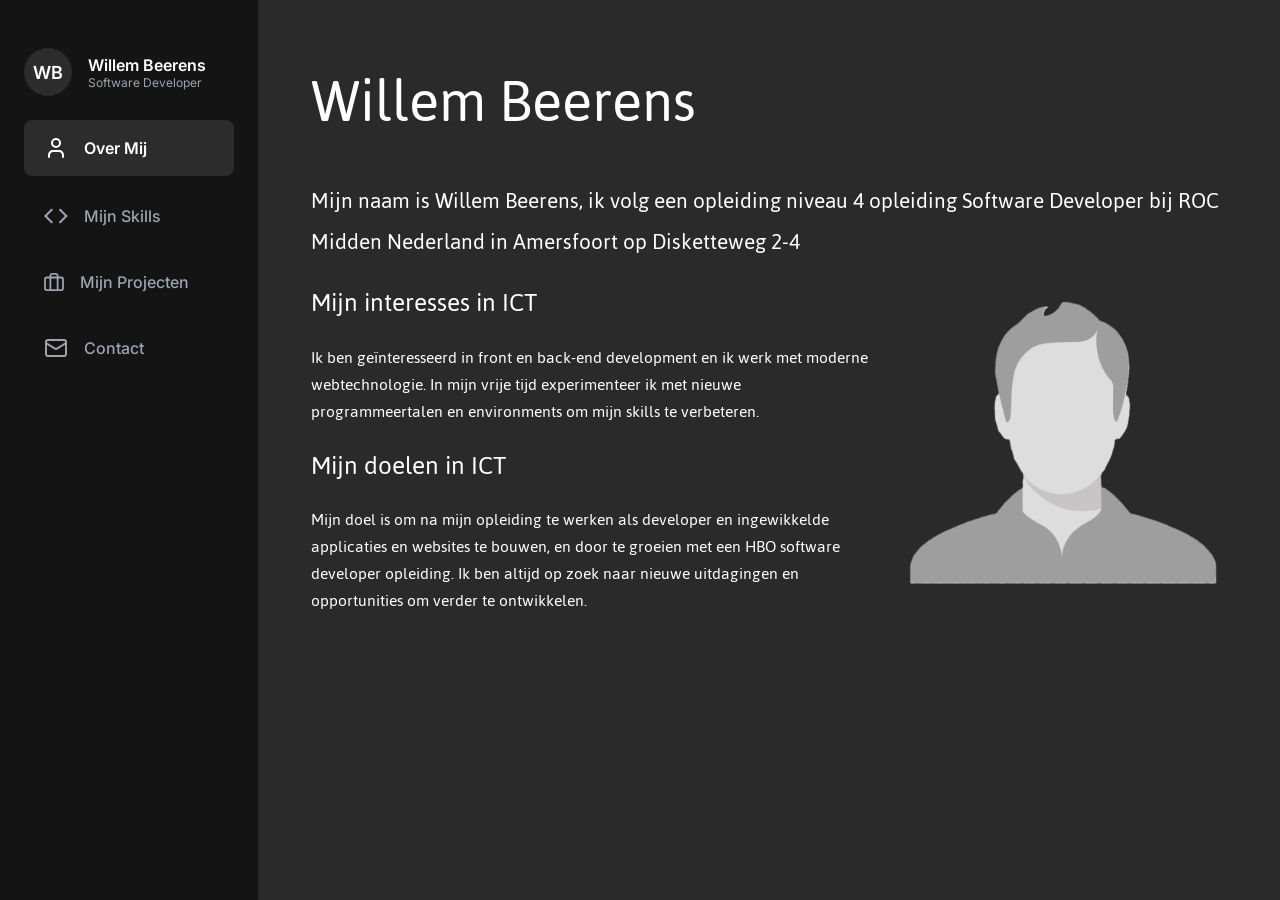
<file: index.html>
<!DOCTYPE html>
<html lang="en">

<head>
    <meta charset="UTF-8">
    <meta name="viewport" content="width=device-width, initial-scale=1.0">
    <title>Over Mij</title>
    <link rel="stylesheet" href="css/index.css">
    <link rel="preconnect" href="https://fonts.googleapis.com">
    <link rel="preconnect" href="https://fonts.gstatic.com" crossorigin>
    <link href="https://fonts.googleapis.com/css2?family=Inter:wght@400;600&display=swap" rel="stylesheet">
    <link href="https://fonts.googleapis.com/css2?family=Jaldi&display=swap" rel="stylesheet">

</head>

<body>
    <header>
        <div class="sidebar">
            <div class="profile">
                <div class="avatar">
                    <p>WB</p>
                </div>
                <div>
                    <div class="naam">Willem Beerens</div>
                    <div class="naam2">Software Developer</div>
                </div>
            </div>
            <div class="navigatie">
                <a class="nav_overmij" href="index.html">
                    <svg xmlns="http://www.w3.org/2000/svg" width="24" height="24" viewBox="0 0 24 24" fill="none">
                        <path
                            d="M19.0008 21V19C19.0008 17.9391 18.5793 16.9217 17.8291 16.1716C17.0789 15.4214 16.0613 15 15.0003 15H8.99966C7.93867 15 6.92114 15.4214 6.17091 16.1716C5.42067 16.9217 4.9992 17.9391 4.9992 19V21M16.0005 7C16.0005 9.20914 14.2094 11 12 11C9.79061 11 7.99954 9.20914 7.99954 7C7.99954 4.79086 9.79061 3 12 3C14.2094 3 16.0005 4.79086 16.0005 7Z"
                            stroke="white" stroke-width="2" stroke-linecap="round" />
                    </svg>
                    <p>Over Mij</p>
                </a>
                <a class="nav_mijnskills" href="mijn_skills.html">
                    <svg xmlns="http://www.w3.org/2000/svg" width="23" height="14" viewBox="0 0 23 14" fill="none">
                        <path d="M15.4154 13L21.4159 7L15.4154 1M7.41475 1L1.41427 7L7.41475 13" stroke="#9CA3AF"
                            stroke-width="2" stroke-linecap="round" />
                    </svg>
                    <p>Mijn Skills</p>
                </a>
                <a class="nav_mijnprojecten" href="mijn_projecten.html">
                    <svg xmlns="http://www.w3.org/2000/svg" width="22" height="20" viewBox="0 0 22 20" fill="none">
                    <path
                        d="M15.0011 19V3C15.0011 2.46957 14.7904 1.96086 14.4153 1.58579C14.0402 1.21071 13.5314 1 13.001 1H9.00064C8.47016 1 7.96142 1.21071 7.58631 1.58579C7.21121 1.96086 7.00048 2.46957 7.00048 3V19M3.00016 5H19.0014C20.1061 5 21.0016 5.89543 21.0016 7V17C21.0016 18.1046 20.1061 19 19.0014 19H3.00016C1.8955 19 1 18.1046 1 17V7C1 5.89543 1.8955 5 3.00016 5Z"
                        stroke="#9CA3AF" stroke-width="2" stroke-linecap="round" />
                    </svg>
                    <p>Mijn Projecten</p>
                </a>
                <a class="nav_contact" href="contact.html">
                    <svg xmlns="http://www.w3.org/2000/svg" width="24" height="24" viewBox="0 0 24 24" fill="none">
                        <path d="M4 4H20C21.1046 4 22 4.89543 22 6V18C22 19.1046 21.1046 20 20 20H4C2.89543 20 2 19.1046 2 18V6C2 4.89543 2.89543 4 4 4Z"
                            stroke="#9CA3AF" stroke-width="2" stroke-linecap="round" stroke-linejoin="round" />
                        <path d="M22 7L13.03 12.7C12.72 12.89 12.36 13 12 13C11.64 13 11.28 12.89 10.97 12.7L2 7"
                            stroke="#9CA3AF" stroke-width="2" stroke-linecap="round" stroke-linejoin="round" />
                    </svg>
                    <p>Contact</p>
                </a>
            </div>
        </div>
        <div class="main">
            <div class="content">
                <p class="title">Willem Beerens</p>
                <p class="descriptie">Mijn naam is Willem Beerens, ik volg een opleiding niveau 4 opleiding Software
                    Developer bij ROC Midden
                    Nederland in Amersfoort op Disketteweg 2-4</p>
                <div class="content_row">
                    <div class="text">
                        <p class="title2">
                            Mijn interesses in ICT

                        </p>
                        <p class="kop">
                            Ik ben geïnteresseerd in front en back-end development en ik werk met moderne
                            webtechnologie. In mijn vrije tijd experimenteer ik met nieuwe
                            programmeertalen en environments om mijn skills te verbeteren.
                        </p>
                        <p class="title2">
                            Mijn doelen in ICT

                        </p>
                        <p class="kop">
                            Mijn doel is om na mijn opleiding te werken als developer en
                            ingewikkelde applicaties en websites te bouwen, en door te groeien met
                            een HBO software developer opleiding. Ik ben altijd op zoek naar
                            nieuwe uitdagingen en opportunities om verder te ontwikkelen.
                        </p>
                    </div>
                    <div class="foto">
                        <img src="images/placeholder.png" alt="placeholder">
                    </div>
                </div>
            </div>
        </div>
    </header>
</body>

</html>
</file>
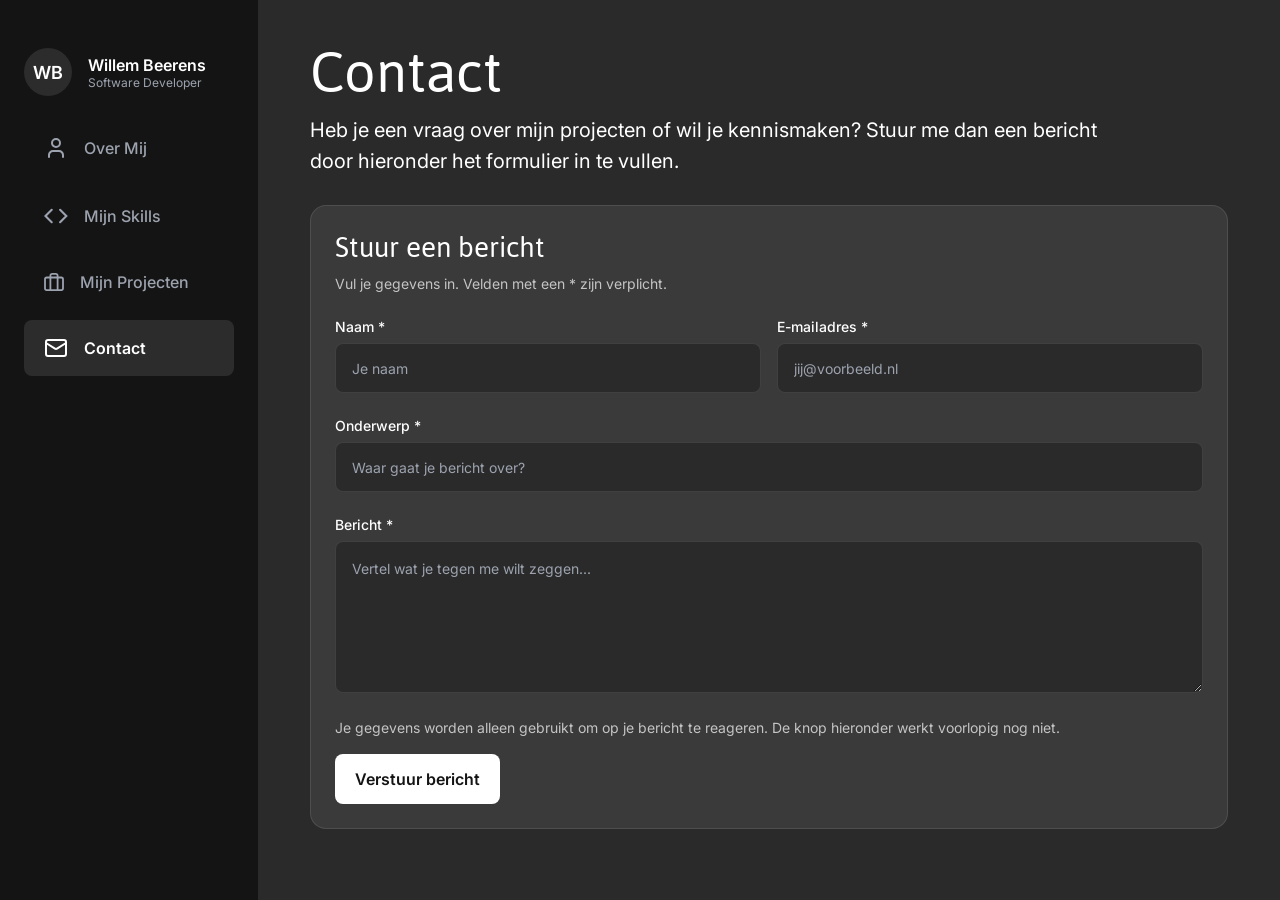
<file: contact.html>
<!DOCTYPE html>
<html lang="nl">

<head>
    <meta charset="UTF-8">
    <meta name="viewport" content="width=device-width, initial-scale=1.0">
    <title>Contact</title>
    <link rel="stylesheet" href="css/contact.css">
    <link rel="preconnect" href="https://fonts.googleapis.com">
    <link rel="preconnect" href="https://fonts.gstatic.com" crossorigin>
    <link href="https://fonts.googleapis.com/css2?family=Inter:wght@400;500;600&display=swap" rel="stylesheet">
    <link href="https://fonts.googleapis.com/css2?family=Jaldi&display=swap" rel="stylesheet">
</head>

<body>
    <header>
        <div class="sidebar">
            <div class="profile">
                <div class="avatar">
                    <p>WB</p>
                </div>
                <div>
                    <div class="naam">Willem Beerens</div>
                    <div class="naam2">Software Developer</div>
                </div>
            </div>
            <div class="navigatie">
                <a class="nav_overmij" href="index.html">
                    <svg xmlns="http://www.w3.org/2000/svg" width="24" height="24" viewBox="0 0 24 24" fill="none">
                        <path
                            d="M19.0008 21V19C19.0008 17.9391 18.5793 16.9217 17.8291 16.1716C17.0789 15.4214 16.0613 15 15.0003 15H8.99966C7.93867 15 6.92114 15.4214 6.17091 16.1716C5.42067 16.9217 4.9992 17.9391 4.9992 19V21M16.0005 7C16.0005 9.20914 14.2094 11 12 11C9.79061 11 7.99954 9.20914 7.99954 7C7.99954 4.79086 9.79061 3 12 3C14.2094 3 16.0005 4.79086 16.0005 7Z"
                            stroke="#9CA3AF" stroke-width="2" stroke-linecap="round" />
                    </svg>
                    <p>Over Mij</p>
                </a>
                <a class="nav_mijnskills" href="mijn_skills.html">
                    <svg xmlns="http://www.w3.org/2000/svg" width="23" height="14" viewBox="0 0 23 14" fill="none">
                        <path d="M15.4154 13L21.4159 7L15.4154 1M7.41475 1L1.41427 7L7.41475 13" stroke="#9CA3AF"
                            stroke-width="2" stroke-linecap="round" />
                    </svg>
                    <p>Mijn Skills</p>
                </a>
                <a class="nav_mijnprojecten" href="mijn_projecten.html">
                    <svg xmlns="http://www.w3.org/2000/svg" width="22" height="20" viewBox="0 0 22 20" fill="none">
                        <path
                            d="M15.0011 19V3C15.0011 2.46957 14.7904 1.96086 14.4153 1.58579C14.0402 1.21071 13.5314 1 13.001 1H9.00064C8.47016 1 7.96142 1.21071 7.58631 1.58579C7.21121 1.96086 7.00048 2.46957 7.00048 3V19M3.00016 5H19.0014C20.1061 5 21.0016 5.89543 21.0016 7V17C21.0016 18.1046 20.1061 19 19.0014 19H3.00016C1.8955 19 1 18.1046 1 17V7C1 5.89543 1.8955 5 3.00016 5Z"
                            stroke="#9CA3AF" stroke-width="2" stroke-linecap="round" />
                    </svg>
                    <p>Mijn Projecten</p>
                </a>
                <a class="nav_contact" href="contact.html" aria-current="page">
                    <svg xmlns="http://www.w3.org/2000/svg" width="24" height="24" viewBox="0 0 24 24" fill="none">
                        <path d="M4 4H20C21.1046 4 22 4.89543 22 6V18C22 19.1046 21.1046 20 20 20H4C2.89543 20 2 19.1046 2 18V6C2 4.89543 2.89543 4 4 4Z"
                            stroke="white" stroke-width="2" stroke-linecap="round" stroke-linejoin="round" />
                        <path d="M22 7L13.03 12.7C12.72 12.89 12.36 13 12 13C11.64 13 11.28 12.89 10.97 12.7L2 7"
                            stroke="white" stroke-width="2" stroke-linecap="round" stroke-linejoin="round" />
                    </svg>
                    <p>Contact</p>
                </a>
            </div>
        </div>

        <div class="main">
            <div class="content">
                <div class="intro">
                    <p class="title">Contact</p>
                    <p class="descriptie">Heb je een vraag over mijn projecten of wil je kennismaken? Stuur me dan een
                        bericht door hieronder het formulier in te vullen.</p>
                </div>

                <form class="formulier" method="post">
                    <div class="formulier_intro">
                        <h2 class="formulier_titel">Stuur een bericht</h2>
                        <p class="formulier_tekst">Vul je gegevens in. Velden met een * zijn verplicht.</p>
                    </div>

                    <div class="rij">
                        <div class="veld">
                            <label for="naam">Naam *</label>
                            <input type="text" id="naam" name="naam" placeholder="Je naam" required>
                        </div>
                        <div class="veld">
                            <label for="email">E-mailadres *</label>
                            <input type="email" id="email" name="email" placeholder="jij@voorbeeld.nl" required>
                        </div>
                    </div>

                    <div class="veld">
                        <label for="onderwerp">Onderwerp *</label>
                        <input type="text" id="onderwerp" name="onderwerp" placeholder="Waar gaat je bericht over?"
                            required>
                    </div>

                    <div class="veld">
                        <label for="bericht">Bericht *</label>
                        <textarea id="bericht" name="bericht" placeholder="Vertel wat je tegen me wilt zeggen..."
                            required></textarea>
                    </div>

                    <div class="verzenden">
                        <p class="verzenden_tekst">Je gegevens worden alleen gebruikt om op je bericht te reageren.
                            De knop hieronder werkt voorlopig nog niet.
                        </p>
                        <!--Hier voeg ik later nog PHP aan toe-->
                        <button type="submit">Verstuur bericht</button>
                    </div>
                </form>
            </div>
        </div>
    </header>
</body>

</html>
</file>
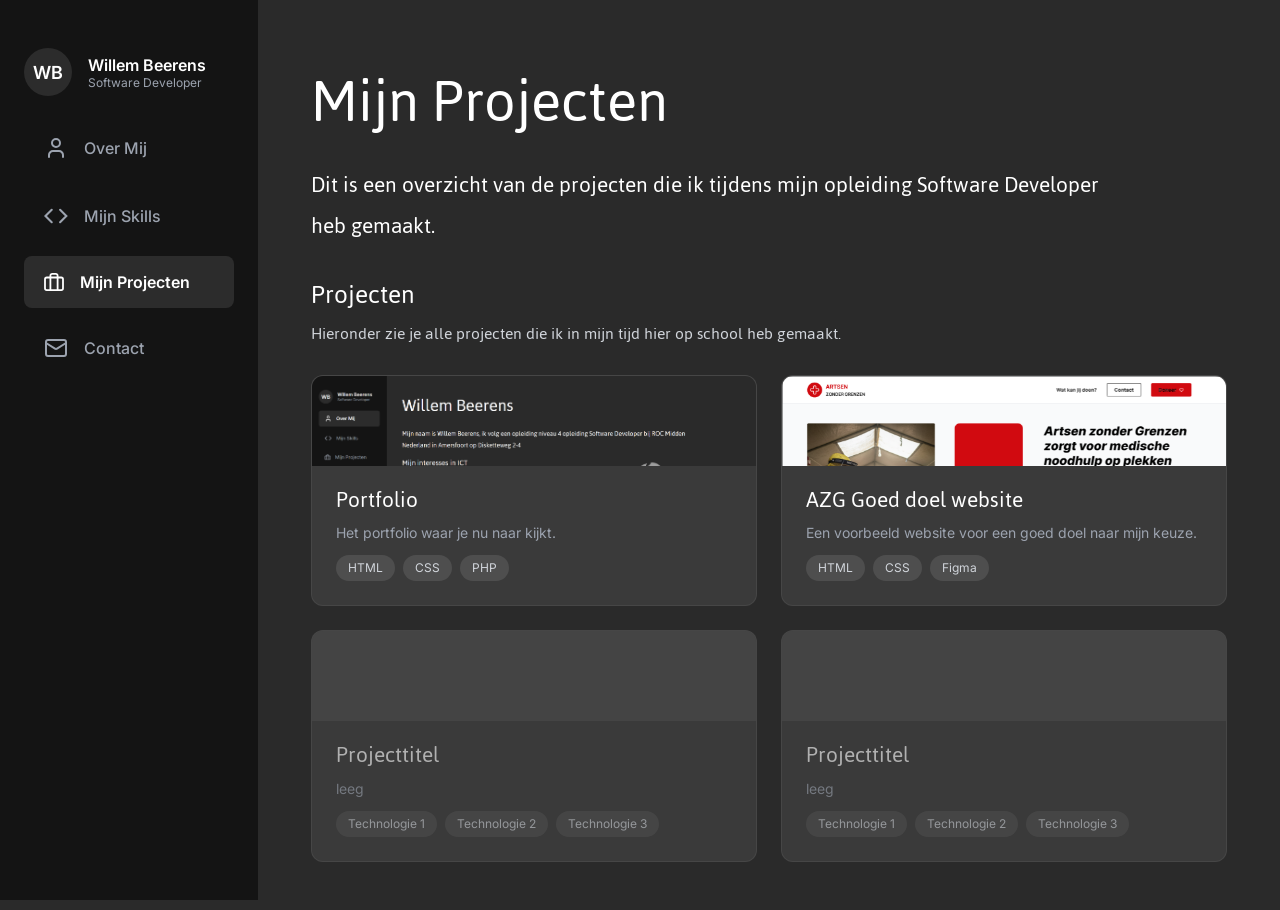
<file: mijn_projecten.html>
<!DOCTYPE html>
<html lang="nl">

<head>
    <meta charset="UTF-8">
    <meta name="viewport" content="width=device-width, initial-scale=1.0">
    <title>Mijn Projecten</title>
    <link rel="stylesheet" href="css/mijn_projecten.css">
    <link rel="preconnect" href="https://fonts.googleapis.com">
    <link rel="preconnect" href="https://fonts.gstatic.com" crossorigin>
    <link href="https://fonts.googleapis.com/css2?family=Inter:wght@400;600&display=swap" rel="stylesheet">
    <link href="https://fonts.googleapis.com/css2?family=Jaldi&display=swap" rel="stylesheet">
</head>

<body>
    <header>
        <div class="sidebar">
            <div class="profile">
                <div class="avatar">
                    <p>WB</p>
                </div>
                <div>
                    <div class="naam">Willem Beerens</div>
                    <div class="naam2">Software Developer</div>
                </div>
            </div>
            <div class="navigatie">
                <a class="nav_overmij" href="index.html">
                    <svg xmlns="http://www.w3.org/2000/svg" width="24" height="24" viewBox="0 0 24 24" fill="none">
                        <path
                            d="M19.0008 21V19C19.0008 17.9391 18.5793 16.9217 17.8291 16.1716C17.0789 15.4214 16.0613 15 15.0003 15H8.99966C7.93867 15 6.92114 15.4214 6.17091 16.1716C5.42067 16.9217 4.9992 17.9391 4.9992 19V21M16.0005 7C16.0005 9.20914 14.2094 11 12 11C9.79061 11 7.99954 9.20914 7.99954 7C7.99954 4.79086 9.79061 3 12 3C14.2094 3 16.0005 4.79086 16.0005 7Z"
                            stroke="white" stroke-width="2" stroke-linecap="round" />
                    </svg>
                    <p>Over Mij</p>
                </a>
                <a class="nav_mijnskills" href="mijn_skills.html">
                    <svg xmlns="http://www.w3.org/2000/svg" width="23" height="14" viewBox="0 0 23 14" fill="none">
                        <path d="M15.4154 13L21.4159 7L15.4154 1M7.41475 1L1.41427 7L7.41475 13" stroke="#9CA3AF"
                            stroke-width="2" stroke-linecap="round" />
                    </svg>
                    <p>Mijn Skills</p>
                </a>
                <a class="nav_mijnprojecten" href="mijn_projecten.html" aria-current="page">
                    <svg xmlns="http://www.w3.org/2000/svg" width="22" height="20" viewBox="0 0 22 20" fill="none">
                        <path
                            d="M15.0011 19V3C15.0011 2.46957 14.7904 1.96086 14.4153 1.58579C14.0402 1.21071 13.5314 1 13.001 1H9.00064C8.47016 1 7.96142 1.21071 7.58631 1.58579C7.21121 1.96086 7.00048 2.46957 7.00048 3V19M3.00016 5H19.0014C20.1061 5 21.0016 5.89543 21.0016 7V17C21.0016 18.1046 20.1061 19 19.0014 19H3.00016C1.8955 19 1 18.1046 1 17V7C1 5.89543 1.8955 5 3.00016 5Z"
                            stroke="#9CA3AF" stroke-width="2" stroke-linecap="round" />
                    </svg>
                    <p>Mijn Projecten</p>
                </a>
                <a class="nav_contact" href="contact.html">
                    <svg xmlns="http://www.w3.org/2000/svg" width="24" height="24" viewBox="0 0 24 24" fill="none">
                        <path d="M4 4H20C21.1046 4 22 4.89543 22 6V18C22 19.1046 21.1046 20 20 20H4C2.89543 20 2 19.1046 2 18V6C2 4.89543 2.89543 4 4 4Z"
                            stroke="#9CA3AF" stroke-width="2" stroke-linecap="round" stroke-linejoin="round" />
                        <path d="M22 7L13.03 12.7C12.72 12.89 12.36 13 12 13C11.64 13 11.28 12.89 10.97 12.7L2 7"
                            stroke="#9CA3AF" stroke-width="2" stroke-linecap="round" stroke-linejoin="round" />
                    </svg>
                    <p>Contact</p>
                </a>
            </div>
        </div>

        <div class="main">
            <div class="content">
                <div class="intro">
                    <p class="title">Mijn Projecten</p>
                    <p class="descriptie">Dit is een overzicht van de projecten die ik tijdens mijn opleiding Software
                        Developer heb gemaakt.</p>
                </div>

                <section class="projecten">
                    <h2 class="sectie_titel">Projecten</h2>
                    <p class="sectie_tekst">Hieronder zie je alle projecten die ik in mijn tijd hier op school heb
                        gemaakt.</p>

                    <div class="project_grid">
                        <article class="project_card">
                            <div class="project_img">
                                <img src="images/portfolio.png">
                            </div>
                            <div class="project_info">
                                <h3 class="project_titel"><a href="index.html">Portfolio</a></h3>
                                <p class="project_tekst">Het portfolio waar je nu naar kijkt.</p>
                                <ul class="tags">
                                    <li>HTML</li>
                                    <li>CSS</li>
                                    <li>PHP</li>
                                </ul>
                            </div>
                        </article>

                        <article class="project_card">
                            <div class="project_img">
                                <img src="images/azs-goed-doel.png">
                            </div>
                            <div class="project_info">
                                <h3 class="project_titel"><a href="azg/index.html">AZG Goed doel website</a></h3>
                                <p class="project_tekst">Een voorbeeld website voor een goed doel naar mijn keuze.</p>
                                <ul class="tags">
                                    <li>HTML</li>
                                    <li>CSS</li>
                                    <li>Figma</li>
                                </ul>
                            </div>
                        </article>

                        <article class="project_card leeg">
                            <div class="project_img"></div>
                            <div class="project_info">
                                <h3 class="project_titel">Projecttitel</h3>
                                <p class="project_tekst">leeg</p>
                                <ul class="tags">
                                    <li>Technologie 1</li>
                                    <li>Technologie 2</li>
                                    <li>Technologie 3</li>
                                </ul>
                            </div>
                        </article>

                        <article class="project_card leeg">
                            <div class="project_img"></div>
                            <div class="project_info">
                                <h3 class="project_titel">Projecttitel</h3>
                                <p class="project_tekst">leeg</p>
                                <ul class="tags">
                                    <li>Technologie 1</li>
                                    <li>Technologie 2</li>
                                    <li>Technologie 3</li>
                                </ul>
                            </div>
                        </article>
                    </div>
                </section>
            </div>
        </div>
    </header>
</body>

</html>
</file>
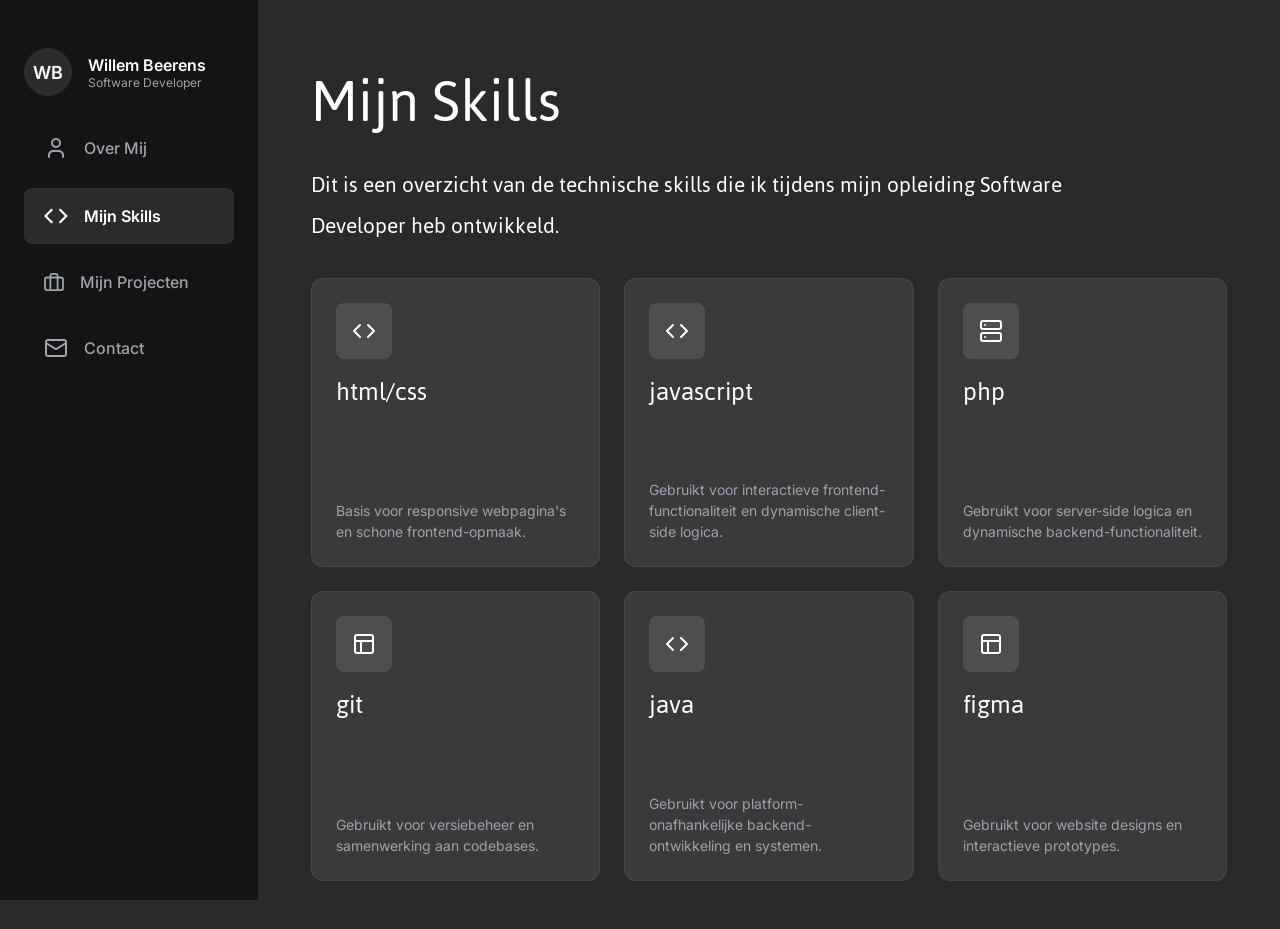
<file: mijn_skills.html>
<!DOCTYPE html>
<html lang="nl">

<head>
    <meta charset="UTF-8">
    <meta name="viewport" content="width=device-width, initial-scale=1.0">
    <title>Mijn Skills</title>
    <link rel="stylesheet" href="css/mijn_skills.css">
    <link rel="preconnect" href="https://fonts.googleapis.com">
    <link rel="preconnect" href="https://fonts.gstatic.com" crossorigin>
    <link href="https://fonts.googleapis.com/css2?family=Inter:wght@400;600&display=swap" rel="stylesheet">
    <link href="https://fonts.googleapis.com/css2?family=Jaldi&display=swap" rel="stylesheet">
</head>

<body>
    <header>
        <div class="sidebar">
            <div class="profile">
                <div class="avatar">
                    <p>WB</p>
                </div>
                <div>
                    <div class="naam">Willem Beerens</div>
                    <div class="naam2">Software Developer</div>
                </div>
            </div>
            <div class="navigatie">
                <a class="nav_overmij" href="index.html">
                    <svg xmlns="http://www.w3.org/2000/svg" width="24" height="24" viewBox="0 0 24 24" fill="none">
                        <path
                            d="M19.0008 21V19C19.0008 17.9391 18.5793 16.9217 17.8291 16.1716C17.0789 15.4214 16.0613 15 15.0003 15H8.99966C7.93867 15 6.92114 15.4214 6.17091 16.1716C5.42067 16.9217 4.9992 17.9391 4.9992 19V21M16.0005 7C16.0005 9.20914 14.2094 11 12 11C9.79061 11 7.99954 9.20914 7.99954 7C7.99954 4.79086 9.79061 3 12 3C14.2094 3 16.0005 4.79086 16.0005 7Z"
                            stroke="white" stroke-width="2" stroke-linecap="round" />
                    </svg>
                    <p>Over Mij</p>
                </a>
                <a class="nav_mijnskills" href="mijn_skills.html" aria-current="page">
                    <svg xmlns="http://www.w3.org/2000/svg" width="23" height="14" viewBox="0 0 23 14" fill="none">
                        <path d="M15.4154 13L21.4159 7L15.4154 1M7.41475 1L1.41427 7L7.41475 13" stroke="#9CA3AF"
                            stroke-width="2" stroke-linecap="round" />
                    </svg>
                    <p>Mijn Skills</p>
                </a>
                <a class="nav_mijnprojecten" href="mijn_projecten.html">
                    <svg xmlns="http://www.w3.org/2000/svg" width="22" height="20" viewBox="0 0 22 20" fill="none">
                        <path
                            d="M15.0011 19V3C15.0011 2.46957 14.7904 1.96086 14.4153 1.58579C14.0402 1.21071 13.5314 1 13.001 1H9.00064C8.47016 1 7.96142 1.21071 7.58631 1.58579C7.21121 1.96086 7.00048 2.46957 7.00048 3V19M3.00016 5H19.0014C20.1061 5 21.0016 5.89543 21.0016 7V17C21.0016 18.1046 20.1061 19 19.0014 19H3.00016C1.8955 19 1 18.1046 1 17V7C1 5.89543 1.8955 5 3.00016 5Z"
                            stroke="#9CA3AF" stroke-width="2" stroke-linecap="round" />
                    </svg>
                    <p>Mijn Projecten</p>
                </a>
                <a class="nav_contact" href="contact.html">
                    <svg xmlns="http://www.w3.org/2000/svg" width="24" height="24" viewBox="0 0 24 24" fill="none">
                        <path d="M4 4H20C21.1046 4 22 4.89543 22 6V18C22 19.1046 21.1046 20 20 20H4C2.89543 20 2 19.1046 2 18V6C2 4.89543 2.89543 4 4 4Z"
                            stroke="#9CA3AF" stroke-width="2" stroke-linecap="round" stroke-linejoin="round" />
                        <path d="M22 7L13.03 12.7C12.72 12.89 12.36 13 12 13C11.64 13 11.28 12.89 10.97 12.7L2 7"
                            stroke="#9CA3AF" stroke-width="2" stroke-linecap="round" stroke-linejoin="round" />
                    </svg>
                    <p>Contact</p>
                </a>
            </div>
        </div>

        <div class="main">
            <div class="content">
                <div class="intro">
                    <p class="title">Mijn Skills</p>
                    <p class="descriptie">Dit is een overzicht van de technische skills die ik tijdens mijn opleiding
                        Software Developer heb ontwikkeld.</p>
                </div>

                <div class="skills_grid">
                    <div class="skill_card">
                        <div class="skill_icon">
                            <svg xmlns="http://www.w3.org/2000/svg" width="24" height="24" viewBox="0 0 24 24"
                                fill="none" aria-hidden="true">
                                <polyline points="16 18 22 12 16 6" />
                                <polyline points="8 6 2 12 8 18" />
                            </svg>
                        </div>
                        <h2 class="skill_naam">html/css</h2>
                        <p class="skill_tekst">Basis voor responsive webpagina's en schone frontend-opmaak.</p>
                    </div>

                    <div class="skill_card">
                        <div class="skill_icon">
                            <svg xmlns="http://www.w3.org/2000/svg" width="24" height="24" viewBox="0 0 24 24"
                                fill="none" aria-hidden="true">
                                <polyline points="16 18 22 12 16 6" />
                                <polyline points="8 6 2 12 8 18" />
                            </svg>
                        </div>
                        <h2 class="skill_naam">javascript</h2>
                        <p class="skill_tekst">Gebruikt voor interactieve frontend-functionaliteit en dynamische
                            client-side logica.</p>
                    </div>

                    <div class="skill_card">
                        <div class="skill_icon">
                            <svg xmlns="http://www.w3.org/2000/svg" width="24" height="24" viewBox="0 0 24 24"
                                fill="none" aria-hidden="true">
                                <rect width="20" height="8" x="2" y="2" rx="2" ry="2" />
                                <rect width="20" height="8" x="2" y="14" rx="2" ry="2" />
                                <line x1="6" x2="6.01" y1="6" y2="6" />
                                <line x1="6" x2="6.01" y1="18" y2="18" />
                            </svg>
                        </div>
                        <h2 class="skill_naam">php</h2>
                        <p class="skill_tekst">Gebruikt voor server-side logica en dynamische
                            backend-functionaliteit.</p>
                    </div>

                    <div class="skill_card">
                        <div class="skill_icon">
                            <svg xmlns="http://www.w3.org/2000/svg" width="24" height="24" viewBox="0 0 24 24"
                                fill="none" aria-hidden="true">
                                <rect width="18" height="18" x="3" y="3" rx="2" />
                                <path d="M3 9h18" />
                                <path d="M9 21V9" />
                            </svg>
                        </div>
                        <h2 class="skill_naam">git</h2>
                        <p class="skill_tekst">Gebruikt voor versiebeheer en samenwerking aan codebases.</p>
                    </div>

                    <div class="skill_card">
                        <div class="skill_icon">
                            <svg xmlns="http://www.w3.org/2000/svg" width="24" height="24" viewBox="0 0 24 24"
                                fill="none" aria-hidden="true">
                                <polyline points="16 18 22 12 16 6" />
                                <polyline points="8 6 2 12 8 18" />
                            </svg>
                        </div>
                        <h2 class="skill_naam">java</h2>
                        <p class="skill_tekst">Gebruikt voor platform-onafhankelijke backend-ontwikkeling en
                            systemen.</p>
                    </div>

                    <div class="skill_card">
                        <div class="skill_icon">
                            <svg xmlns="http://www.w3.org/2000/svg" width="24" height="24" viewBox="0 0 24 24"
                                fill="none" aria-hidden="true">
                                <rect width="18" height="18" x="3" y="3" rx="2" />
                                <path d="M3 9h18" />
                                <path d="M9 21V9" />
                            </svg>
                        </div>
                        <h2 class="skill_naam">figma</h2>
                        <p class="skill_tekst">Gebruikt voor website designs en interactieve prototypes.</p>
                    </div>
                </div>
            </div>
        </div>
    </header>
</body>

</html>
</file>
<file: css/index.css>
body {
    margin: 0;
    background: #2A2A2A;
    font-family: "Inter", sans-serif;
}

header {
    display: flex;
}

.sidebar {
    position: sticky;
    top: 0;
    flex-shrink: 0;
    box-sizing: border-box;
    display: flex;
    width: 258px;
    padding: 48px 24px;
    height: 100vh;
    flex-direction: column;
    align-items: flex-start;
    gap: 24px;
    background: #141414;
}

.profile {
    display: flex;
    align-items: center;
    gap: 16px;
    align-self: stretch;
}

.avatar {
    display: flex;
    flex-shrink: 0;
    width: 48px;
    height: 48px;
    flex-direction: column;
    justify-content: center;
    align-items: center;
    border-radius: 24px;
    background: rgba(255, 255, 255, 0.10);
}

.avatar p {
    color: #FFF;
    font-family: "Inter", sans-serif;
    font-size: 18px;
    font-style: normal;
    font-weight: 600;
    line-height: normal;
}

.naam {
    color: #FFF;
    font-family: Inter;
    font-size: 16px;
    font-style: normal;
    font-weight: 600;
    line-height: normal;
    margin: 0px;
    display: flex;
    flex-direction: column;
    align-items: flex-start;
    gap: 2px;
}

.naam2 {
    margin: 0px;
    color: #9CA3AF;
    font-family: "Inter", sans-serif;
    font-size: 12px;
    font-style: normal;
    font-weight: 400;
    line-height: normal;
}

.navigatie {
    display: flex;
    flex-direction: column;
    align-items: flex-start;
    gap: 12px;
    align-self: stretch;
}

.navigatie a {
    text-decoration: none;
}

.nav_overmij {
    display: flex;
    padding: 16px 20px;
    align-items: center;
    gap: 16px;
    align-self: stretch;
    border-radius: 8px;
    background: rgba(255, 255, 255, 0.10);
}

.nav_overmij svg path{
    width: 24px;
    height: 24px;
    stroke-width: 2px;
    stroke: #FFF;
}

.nav_overmij p {
    margin: 0;
    color: #FFF;
    font-family: "Inter", sans-serif;
    font-size: 16px;
    font-style: normal;
    font-weight: 600;
    line-height: normal;
}

.nav_mijnskills {
    display: flex;
    padding: 16px 20px;
    align-items: center;
    gap: 16px;
    align-self: stretch;
    border-radius: 8px;
    background: rgba(0, 0, 0, 0.00);
}

.nav_mijnskills:hover {
    background-color: rgb(31, 31, 31)
}

.nav_mijnskills svg {
    width: 24px;
    height: 24px;
    stroke-width: 2px;
    stroke: #9CA3AF;
}

.nav_mijnskills p {
    margin: 0;
    color: #9CA3AF;
    font-family: "Inter", sans-serif;
    font-size: 16px;
    font-style: normal;
    font-weight: 500;
    line-height: normal;
}

.nav_mijnprojecten {
    display: flex;
    padding: 16px 20px;
    align-items: center;
    gap: 16px;
    align-self: stretch;
    border-radius: 8px;
    background: rgba(0, 0, 0, 0.00);
}

.nav_mijnprojecten:hover {
    background-color: rgb(31, 31, 31)
}

.nav_mijnprojecten svg {
    width: 20.002px;
    height: 18px;
    stroke-width: 2px;
    stroke: #9CA3AF;
}

.nav_mijnprojecten p {
    margin: 0;
    color: #9CA3AF;
    font-family: "Inter", sans-serif;
    font-size: 16px;
    font-style: normal;
    font-weight: 500;
    line-height: normal;
}

.nav_contact {
    display: flex;
    padding: 16px 20px;
    align-items: center;
    gap: 16px;
    align-self: stretch;
    border-radius: 8px;
    background: rgba(0, 0, 0, 0.00);
}

.nav_contact:hover {
    background-color: rgb(31, 31, 31);
}

.nav_contact svg {
    width: 24px;
    height: 24px;
}

.nav_contact p {
    margin: 0;
    color: #9CA3AF;
    font-family: "Inter", sans-serif;
    font-size: 16px;
    font-style: normal;
    font-weight: 500;
    line-height: normal;
}

.main {
    box-sizing: border-box;
    display: flex;
    flex: 1;
    min-height: 100vh;
    padding: 48px 53px 0;
    align-items: flex-start;
}

.content {
    display: flex;
    max-width: 1077px;
    flex-direction: column;
    align-items: flex-start;
    gap: 24px;
}

.content p.title {
    margin: 0;
    align-self: stretch;
    color: #FFF;
    font-family: "Jaldi", sans-serif;
    font-size: 64px;
    font-style: normal;
    font-weight: 400;
    line-height: normal;
}

.content p.descriptie {
    margin: 0;
    align-self: stretch;
    color: #FFF;
    font-family: "Jaldi", sans-serif;
    font-size: 24px;
    font-style: normal;
    font-weight: 400;
    line-height: normal;
}

.content_row {
    display: flex;
    align-items: flex-start;
    gap: 24px;
    flex: 1 0 0;
    align-self: stretch;
}

.text {
    display: flex;
    width: 100%;
    max-width: 672px;
    flex-direction: column;
    align-items: flex-start;
    gap: 24px;
    align-self: stretch;
}

.title2 {
    margin: 0;
    color: #FFF;
    font-family: "Jaldi", sans-serif;
    font-size: 28px;
    font-weight: 400;
    line-height: 1.2;
}

.kop {
    margin: 0;
    color: #FFF;
    font-family: "Jaldi", sans-serif;
    font-size: 18px;
    font-weight: 400;
    line-height: 1.5;
}

.foto {
    width: 329px;
    flex-shrink: 0;
}

.foto img {
    display: block;
    width: 100%;
    height: auto;
}
</file>
<file: css/contact.css>
body {
    margin: 0;
    background: #2A2A2A;
    font-family: "Inter", sans-serif;
}

header {
    display: flex;
}

.sidebar {
    position: sticky;
    top: 0;
    flex-shrink: 0;
    box-sizing: border-box;
    display: flex;
    width: 258px;
    padding: 48px 24px;
    height: 100vh;
    flex-direction: column;
    align-items: flex-start;
    gap: 24px;
    background: #141414;
}

.profile {
    display: flex;
    align-items: center;
    gap: 16px;
    align-self: stretch;
}

.avatar {
    display: flex;
    flex-shrink: 0;
    width: 48px;
    height: 48px;
    flex-direction: column;
    justify-content: center;
    align-items: center;
    border-radius: 24px;
    background: rgba(255, 255, 255, 0.10);
}

.avatar p {
    color: #FFF;
    font-family: "Inter", sans-serif;
    font-size: 18px;
    font-style: normal;
    font-weight: 600;
    line-height: normal;
}

.naam {
    color: #FFF;
    font-family: Inter;
    font-size: 16px;
    font-style: normal;
    font-weight: 600;
    line-height: normal;
    margin: 0px;
    display: flex;
    flex-direction: column;
    align-items: flex-start;
    gap: 2px;
}

.naam2 {
    margin: 0px;
    color: #9CA3AF;
    font-family: "Inter", sans-serif;
    font-size: 12px;
    font-style: normal;
    font-weight: 400;
    line-height: normal;
}

.navigatie {
    display: flex;
    flex-direction: column;
    align-items: flex-start;
    gap: 12px;
    align-self: stretch;
}

.navigatie a {
    text-decoration: none;
}

.nav_overmij,
.nav_mijnskills,
.nav_mijnprojecten,
.nav_contact {
    display: flex;
    padding: 16px 20px;
    align-items: center;
    gap: 16px;
    align-self: stretch;
    border-radius: 8px;
    background: rgba(0, 0, 0, 0.00);
}

.nav_overmij:hover,
.nav_mijnskills:hover,
.nav_mijnprojecten:hover {
    background-color: rgb(31, 31, 31);
}

.nav_overmij p,
.nav_mijnskills p,
.nav_mijnprojecten p {
    margin: 0;
    color: #9CA3AF;
    font-family: "Inter", sans-serif;
    font-size: 16px;
    font-style: normal;
    font-weight: 500;
    line-height: normal;
}

.nav_overmij svg,
.nav_mijnskills svg {
    width: 24px;
    height: 24px;
}

.nav_mijnprojecten svg {
    width: 20.002px;
    height: 18px;
}

.nav_contact {
    background: rgba(255, 255, 255, 0.10);
}

.nav_contact svg {
    width: 24px;
    height: 24px;
}

.nav_contact p {
    margin: 0;
    color: #FFF;
    font-family: "Inter", sans-serif;
    font-size: 16px;
    font-style: normal;
    font-weight: 600;
    line-height: normal;
}

.main {
    box-sizing: border-box;
    display: flex;
    flex: 1;
    min-height: 100vh;
    padding: 40px 52px;
    align-items: flex-start;
}

.content {
    display: flex;
    width: 100%;
    max-width: 1077px;
    flex-direction: column;
    align-items: flex-start;
    gap: 28px;
}

.intro {
    display: flex;
    flex-direction: column;
    gap: 8px;
}

.content p.title {
    margin: 0;
    color: #FFF;
    font-family: "Jaldi", sans-serif;
    font-size: 64px;
    font-style: normal;
    font-weight: 400;
    line-height: 1.05;
}

.content p.descriptie {
    margin: 0;
    max-width: 820px;
    color: #FFF;
    font-family: "Inter", sans-serif;
    font-size: 20px;
    font-weight: 400;
    line-height: 1.55;
}

.formulier {
    box-sizing: border-box;
    display: flex;
    width: 100%;
    flex-direction: column;
    gap: 24px;
    padding: 24px;
    border-radius: 16px;
    border: 1px solid rgba(255, 255, 255, 0.10);
    background: #3A3A3A;
}

.formulier_intro {
    display: flex;
    flex-direction: column;
    gap: 8px;
}

.formulier_titel {
    margin: 0;
    color: #FFF;
    font-family: "Jaldi", sans-serif;
    font-size: 32px;
    font-weight: 400;
    line-height: 1.1;
}

.formulier_tekst {
    margin: 0;
    color: rgba(255, 255, 255, 0.7);
    font-size: 14px;
    font-weight: 400;
    line-height: 1.5;
}

.rij {
    display: flex;
    gap: 16px;
}

.veld {
    display: flex;
    flex: 1;
    min-width: 0;
    flex-direction: column;
    gap: 8px;
}

.veld label {
    color: #FFF;
    font-size: 14px;
    font-weight: 500;
}

.veld input,
.veld textarea {
    box-sizing: border-box;
    width: 100%;
    border-radius: 8px;
    border: 1px solid rgba(255, 255, 255, 0.10);
    background: #2A2A2A;
    color: #FFF;
    font-family: "Inter", sans-serif;
    font-size: 14px;
    font-weight: 400;
    line-height: 1.5;
}

.veld input {
    height: 50px;
    padding: 0 16px;
}

.veld textarea {
    height: 152px;
    padding: 16px;
    resize: vertical;
}

.veld input::placeholder,
.veld textarea::placeholder {
    color: #9CA3AF;
}

.veld input:focus,
.veld textarea:focus {
    outline: none;
    border-color: rgba(255, 255, 255, 0.4);
}

.verzenden {
    display: flex;
    flex-direction: column;
    align-items: flex-start;
    gap: 16px;
}

.verzenden_tekst {
    margin: 0;
    color: rgba(255, 255, 255, 0.7);
    font-size: 14px;
    font-weight: 400;
    line-height: 1.5;
}

.verzenden button {
    height: 50px;
    padding: 0 20px;
    border: none;
    border-radius: 8px;
    background: #FFF;
    color: #141414;
    font-family: "Inter", sans-serif;
    font-size: 16px;
    font-weight: 600;
    cursor: pointer;
}
</file>
<file: css/mijn_projecten.css>
body {
    margin: 0;
    background: #2A2A2A;
    font-family: "Inter", sans-serif;
}

header {
    display: flex;
}


.sidebar {
    position: sticky;
    top: 0;
    flex-shrink: 0;
    box-sizing: border-box;
    display: flex;
    width: 258px;
    padding: 48px 24px;
    height: 100vh;
    flex-direction: column;
    align-items: flex-start;
    gap: 24px;
    background: #141414;
}

.profile {
    display: flex;
    align-items: center;
    gap: 16px;
    align-self: stretch;
}

.avatar {
    display: flex;
    flex-shrink: 0;
    width: 48px;
    height: 48px;
    flex-direction: column;
    justify-content: center;
    align-items: center;
    border-radius: 24px;
    background: rgba(255, 255, 255, 0.10);
}

.avatar p {
    color: #FFF;
    font-family: "Inter", sans-serif;
    font-size: 18px;
    font-style: normal;
    font-weight: 600;
    line-height: normal;
}

.naam {
    color: #FFF;
    font-family: Inter;
    font-size: 16px;
    font-style: normal;
    font-weight: 600;
    line-height: normal;
    margin: 0px;
    display: flex;
    flex-direction: column;
    align-items: flex-start;
    gap: 2px;
}

.naam2 {
    margin: 0px;
    color: #9CA3AF;
    font-family: "Inter", sans-serif;
    font-size: 12px;
    font-style: normal;
    font-weight: 400;
    line-height: normal;
}

.navigatie {
    display: flex;
    flex-direction: column;
    align-items: flex-start;
    gap: 12px;
    align-self: stretch;
}

.navigatie a {
    text-decoration: none;
}

.nav_overmij,
.nav_mijnskills,
.nav_mijnprojecten,
.nav_contact {
    display: flex;
    padding: 16px 20px;
    align-items: center;
    gap: 16px;
    align-self: stretch;
    border-radius: 8px;
    background: rgba(0, 0, 0, 0.00);
}

.nav_overmij:hover,
.nav_mijnskills:hover,
.nav_contact:hover {
    background-color: rgb(31, 31, 31);
}

.nav_overmij svg path {
    width: 24px;
    height: 24px;
    stroke-width: 2px;
    stroke: #9CA3AF;
}

.nav_overmij p,
.nav_mijnskills p,
.nav_contact p {
    margin: 0;
    color: #9CA3AF;
    font-family: "Inter", sans-serif;
    font-size: 16px;
    font-style: normal;
    font-weight: 500;
    line-height: normal;
}

.nav_mijnskills svg {
    width: 24px;
    height: 24px;
}

.nav_mijnskills svg path {
    stroke-width: 2px;
    stroke: #9CA3AF;
}

.nav_mijnprojecten {
    background: rgba(255, 255, 255, 0.10);
}

.nav_mijnprojecten svg {
    width: 20.002px;
    height: 18px;
}

.nav_mijnprojecten svg path {
    stroke-width: 2px;
    stroke: #FFF;
}

.nav_mijnprojecten p {
    margin: 0;
    color: #FFF;
    font-family: "Inter", sans-serif;
    font-size: 16px;
    font-style: normal;
    font-weight: 600;
    line-height: normal;
}


.nav_contact svg {
    width: 24px;
    height: 24px;
}

.main {
    box-sizing: border-box;
    display: flex;
    flex: 1;
    min-height: 100vh;
    padding: 48px 53px;
    align-items: flex-start;
}

.content {
    display: flex;
    width: 100%;
    max-width: 1077px;
    flex-direction: column;
    align-items: flex-start;
    gap: 32px;
}

.intro {
    display: flex;
    max-width: 800px;
    flex-direction: column;
    gap: 8px;
}

.content p.title {
    margin: 0;
    color: #FFF;
    font-family: "Jaldi", sans-serif;
    font-size: 64px;
    font-style: normal;
    font-weight: 400;
    line-height: normal;
}

.content p.descriptie {
    margin: 0;
    color: #FFF;
    font-family: "Jaldi", sans-serif;
    font-size: 24px;
    font-style: normal;
    font-weight: 400;
    line-height: normal;
}


.projecten {
    display: flex;
    width: 100%;
    flex-direction: column;
    gap: 8px;
}
.sectie_titel {
    margin: 0;
    color: #FFF;
    font-family: "Jaldi", sans-serif;
    font-size: 28px;
    font-weight: 400;
    line-height: 1.2;
}

.sectie_tekst {
    margin: 0;
    color: #D1D5DB;
    font-family: "Jaldi", sans-serif;
    font-size: 18px;
    font-weight: 400;
    line-height: 1.5;
}

.project_grid {
    --project-img-hoogte: 90px;
    display: grid;
    grid-template-columns: repeat(2, minmax(0, 1fr));
    gap: 24px;
    width: 100%;
    margin-top: 20px;
}

.project_card {
    display: flex;
    flex-direction: column;
    overflow: hidden;
    border-radius: 12px;
    border: 1px solid rgba(255, 255, 255, 0.06);
    background: rgba(255, 255, 255, 0.08);
}

.project_img {
    flex-shrink: 0;
    height: var(--project-img-hoogte);
    overflow: hidden;
    background: rgba(255, 255, 255, 0.05);
}

.project_img img {
    display: block;
    width: 100%;
    height: 100%;
    object-fit: cover;
    object-position: top;
}

.project_info {
    display: flex;
    flex-direction: column;
    align-items: flex-start;
    gap: 8px;
    padding: 20px 24px 24px;
}

.project_titel {
    text-decoration: none;
    text-decoration-line: none;
    margin: 0;
    color: #FFF;
    font-family: "Jaldi", sans-serif;
    font-size: 24px;
    font-weight: 400;
    line-height: 1.2;
    
}
.project_titel a {
    color: inherit;
    text-decoration: none;
}
.project_titel a:hover {
    text-decoration: underline;
}
.project_tekst {
    margin: 0;
    color: #9CA3AF;
    font-family: "Inter", sans-serif;
    font-size: 14px;
    font-weight: 400;
    line-height: 1.5;
}

.tags {
    display: flex;
    flex-wrap: wrap;
    gap: 8px;
    margin: 4px 0 0;
    padding: 0;
    list-style: none;
}

.tags li {
    padding: 4px 12px;
    border-radius: 999px;
    background: rgba(255, 255, 255, 0.10);
    color: #D1D5DB;
    font-family: "Inter", sans-serif;
    font-size: 12px;
    font-weight: 400;
    line-height: 1.5;
}

.project_card.leeg .project_info {
    opacity: 0.6;
}

@media (max-width: 900px) {
    .project_grid {
        grid-template-columns: minmax(0, 1fr);
    }
}
</file>
<file: css/mijn_skills.css>
body {
    margin: 0;
    background: #2A2A2A;
    font-family: "Inter", sans-serif;
}

header {
    display: flex;
}

.sidebar {
    position: sticky;
    top: 0;
    flex-shrink: 0;
    box-sizing: border-box;
    display: flex;
    width: 258px;
    padding: 48px 24px;
    height: 100vh;
    flex-direction: column;
    align-items: flex-start;
    gap: 24px;
    background: #141414;
}

.profile {
    display: flex;
    align-items: center;
    gap: 16px;
    align-self: stretch;
}

.avatar {
    display: flex;
    flex-shrink: 0;
    width: 48px;
    height: 48px;
    flex-direction: column;
    justify-content: center;
    align-items: center;
    border-radius: 24px;
    background: rgba(255, 255, 255, 0.10);
}

.avatar p {
    color: #FFF;
    font-family: "Inter", sans-serif;
    font-size: 18px;
    font-style: normal;
    font-weight: 600;
    line-height: normal;
}

.naam {
    color: #FFF;
    font-family: Inter;
    font-size: 16px;
    font-style: normal;
    font-weight: 600;
    line-height: normal;
    margin: 0px;
    display: flex;
    flex-direction: column;
    align-items: flex-start;
    gap: 2px;
}

.naam2 {
    margin: 0px;
    color: #9CA3AF;
    font-family: "Inter", sans-serif;
    font-size: 12px;
    font-style: normal;
    font-weight: 400;
    line-height: normal;
}

.navigatie {
    display: flex;
    flex-direction: column;
    align-items: flex-start;
    gap: 12px;
    align-self: stretch;
}

.navigatie a {
    text-decoration: none;
}

.nav_overmij,
.nav_mijnskills,
.nav_mijnprojecten,
.nav_contact {
    display: flex;
    padding: 16px 20px;
    align-items: center;
    gap: 16px;
    align-self: stretch;
    border-radius: 8px;
    background: rgba(0, 0, 0, 0.00);
}

.nav_overmij:hover,
.nav_mijnprojecten:hover,
.nav_contact:hover {
    background-color: rgb(31, 31, 31);
}

.nav_overmij svg path {
    width: 24px;
    height: 24px;
    stroke-width: 2px;
    stroke: #9CA3AF;
}

.nav_overmij p,
.nav_mijnprojecten p,
.nav_contact p {
    margin: 0;
    color: #9CA3AF;
    font-family: "Inter", sans-serif;
    font-size: 16px;
    font-style: normal;
    font-weight: 500;
    line-height: normal;
}

.nav_mijnskills {
    background: rgba(255, 255, 255, 0.10);
}

.nav_mijnskills svg {
    width: 24px;
    height: 24px;
}

.nav_mijnskills svg path {
    stroke-width: 2px;
    stroke: #FFF;
}

.nav_mijnskills p {
    margin: 0;
    color: #FFF;
    font-family: "Inter", sans-serif;
    font-size: 16px;
    font-style: normal;
    font-weight: 600;
    line-height: normal;
}

.nav_mijnprojecten svg {
    width: 20.002px;
    height: 18px;
}

.nav_mijnprojecten svg path {
    stroke-width: 2px;
    stroke: #9CA3AF;
}

.nav_contact svg {
    width: 24px;
    height: 24px;
}

.main {
    box-sizing: border-box;
    display: flex;
    flex: 1;
    min-height: 100vh;
    padding: 48px 53px;
    align-items: flex-start;
}

.content {
    display: flex;
    width: 100%;
    max-width: 1077px;
    flex-direction: column;
    align-items: flex-start;
    gap: 32px;
}

.intro {
    display: flex;
    max-width: 800px;
    flex-direction: column;
    gap: 8px;
}

.content p.title {
    margin: 0;
    color: #FFF;
    font-family: "Jaldi", sans-serif;
    font-size: 64px;
    font-style: normal;
    font-weight: 400;
    line-height: normal;
}

.content p.descriptie {
    margin: 0;
    color: #FFF;
    font-family: "Jaldi", sans-serif;
    font-size: 24px;
    font-style: normal;
    font-weight: 400;
    line-height: normal;
}

.skills_grid {
    display: grid;
    grid-template-columns: repeat(3, minmax(0, 1fr));
    gap: 24px;
    width: 100%;
    max-width: 990px;
}

.skill_card {
    box-sizing: border-box;
    display: flex;
    flex-direction: column;
    align-items: flex-start;
    gap: 16px;
    aspect-ratio: 1 / 1;
    padding: 24px;
    border-radius: 12px;
    border: 1px solid rgba(255, 255, 255, 0.06);
    background: rgba(255, 255, 255, 0.08);
}

.skill_icon {
    display: flex;
    flex-shrink: 0;
    width: 56px;
    height: 56px;
    justify-content: center;
    align-items: center;
    border-radius: 8px;
    background: rgba(255, 255, 255, 0.10);
}

.skill_icon svg {
    stroke: #FFF;
    stroke-width: 2px;
    stroke-linecap: round;
    stroke-linejoin: round;
}

.skill_naam {
    margin: 0;
    color: #FFF;
    font-family: "Jaldi", sans-serif;
    font-size: 28px;
    font-weight: 400;
    line-height: 1.2;
}

.skill_tekst {
    margin: auto 0 0;
    color: #9CA3AF;
    font-family: "Inter", sans-serif;
    font-size: 14px;
    font-weight: 400;
    line-height: 1.5;
}
</file>
